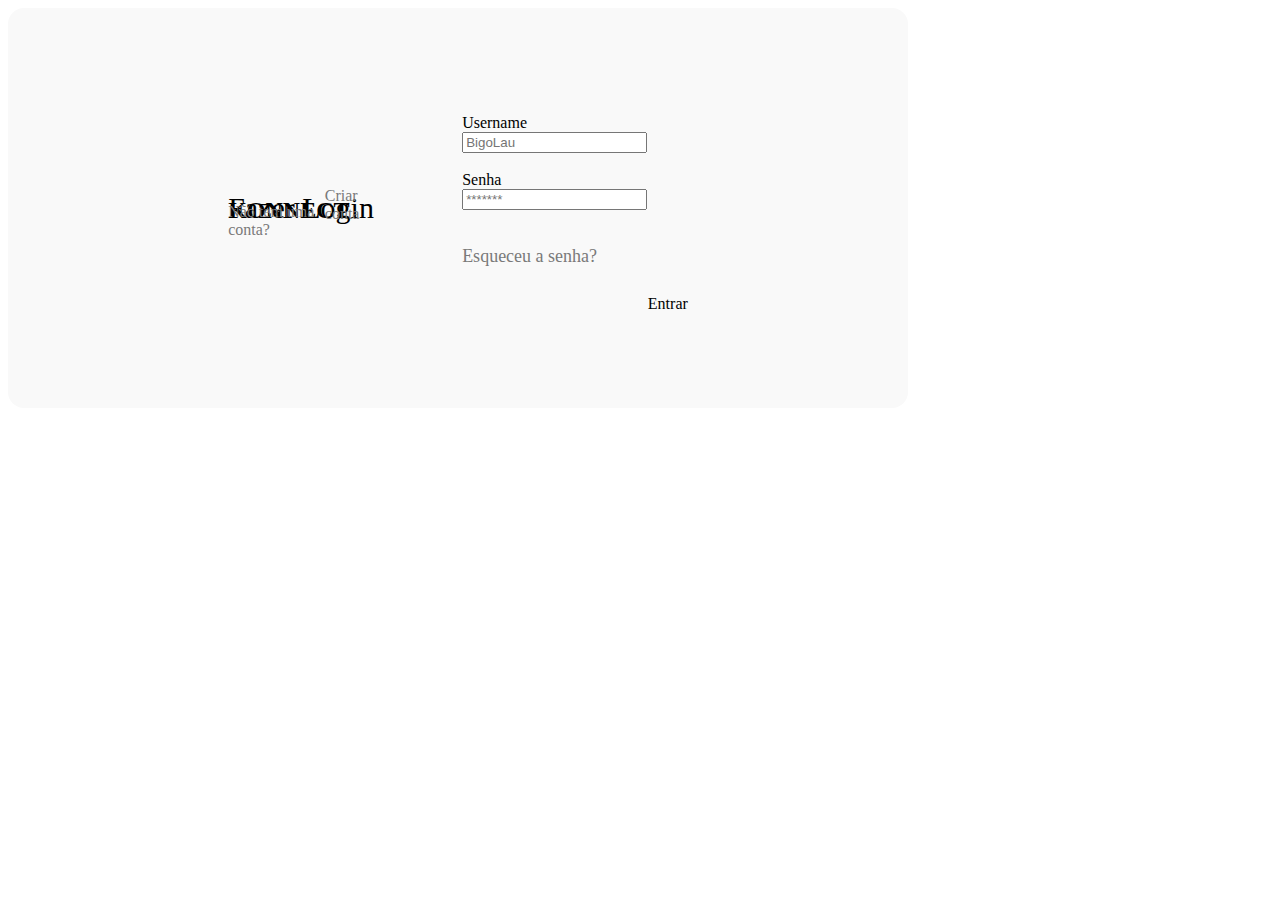
<file: client/views/login/login.html>
<!DOCTYPE html>
<html lang="en">
<head>
  <meta charset="UTF-8">
  <meta name="viewport" content="width=device-width, initial-scale=1.0">
  <title>Konnect - Login</title>
  <link rel="stylesheet" href="login.css">
  <link rel="stylesheet" href="../../styles/input.css">
  <link rel="stylesheet" href="../../styles/fonts.css">
  <link rel="stylesheet" href="../../styles/spacings.css">
  <link rel="stylesheet" href="../../styles/grid.css">
</head>

<body>
  <div class="background-ctn">
    <div class="login-box box-shadow">
      <div class="greetings-ctn relative flex flex-column align-start justify-center">
        <p class="absolute top-12 title">KONNECT</p>
        <p class="big-title">Fazer Login</p>

        <div class="create-account absolute flex flex-row">
          <p>Não tem uma conta?</p>
          <div class="text-btn">Criar conta</div>
        </div>
      </div>
  
      <div class="credentials-ctn relative flex flex-column align-end justify-center">
        <div class="credentials flex flex-column">
          <div class="forms">
            <label for="email">Username</label>
            <input id="email-input" type="text" placeholder="BigoLau">
          </div>

          <div class="forms">
            <label for="password">Senha</label>
            <input id="password-input" type="password" placeholder="*******">
          </div>

          <div class="reset-password">
            <p class="text-btn small-title dark-gray">Esqueceu a senha?</p>
          </div>
        </div>

        <div id="login-button" class="btn primary-btn login">Entrar</div>
      </div>
    </div>
  </div>
</body>
<script src="login.js"></script>
</html>
</file>
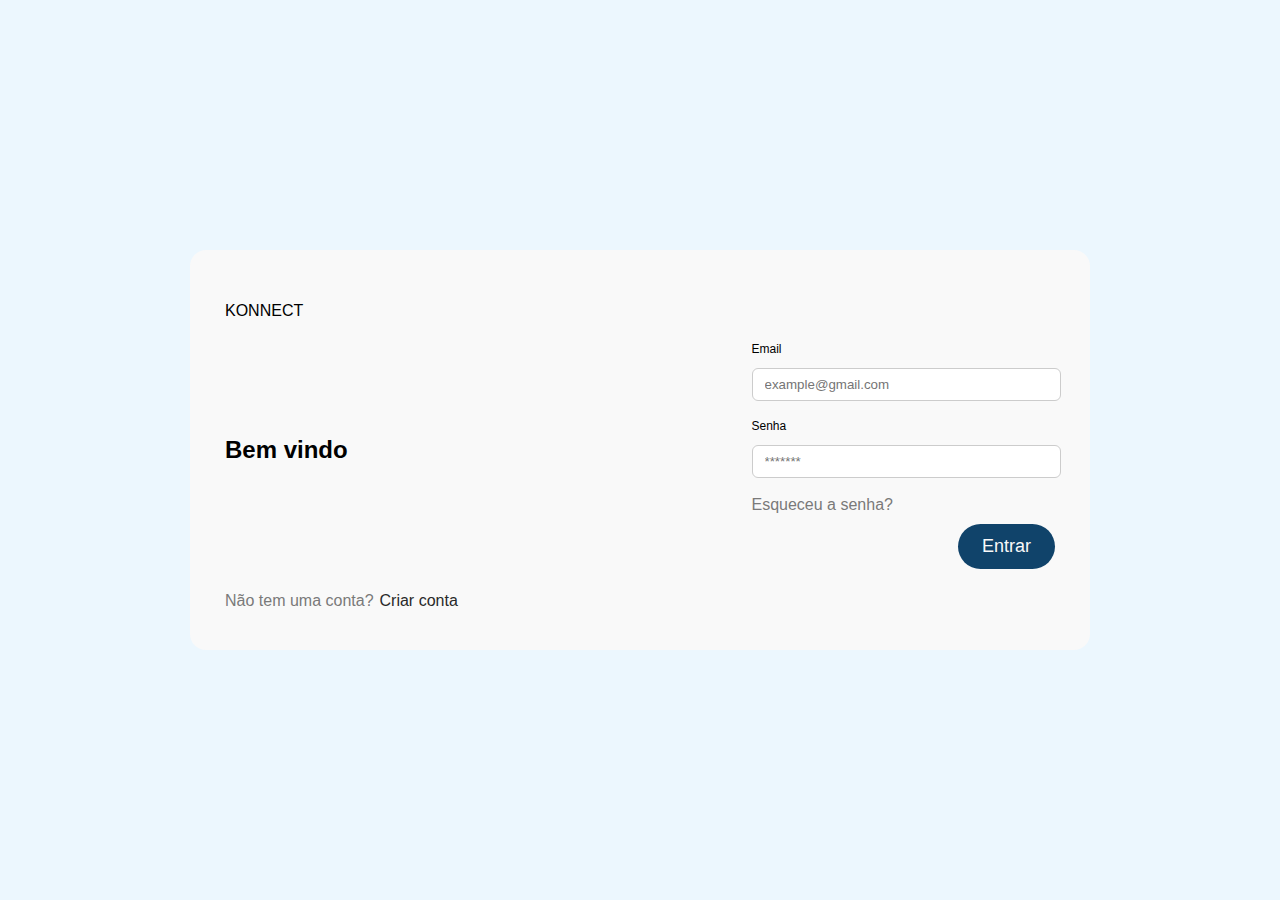
<file: out/artifacts/labprog3_war_exploded/login/login.html>
<!DOCTYPE html>
<html lang="en">
<head>
  <meta charset="UTF-8">
  <meta name="viewport" content="width=device-width, initial-scale=1.0">
  <title>Konnect - Login</title>
  <link rel="stylesheet" href="login.css">
  <link rel="stylesheet" href="../styles/input.css">
</head>

<body>
  <div class="container">
    <div class="login-box">
      <div class="greetings-ctn">
        <p class="logo">KONNECT</p>
        <p class="title">Bem vindo</p>

        <div class="create-account">
          <p>Não tem uma conta?</p>
          <div class="text-button">Criar conta</div>
        </div>
      </div>
  
      <div class="credentials-ctn">
        <div class="credentials">
          <div class="forms">
            <label for="email">Email</label>
            <input id="email-input" type="text" placeholder="example@gmail.com">
          </div>

          <div class="forms">
            <label for="password">Senha</label>
            <input id="password-input" type="password" placeholder="*******">
          </div>

          <div class="reset-password">
            <p>Esqueceu a senha?</p>
          </div>
        </div>

        <div id="login-button" class="btn primary-btn">Entrar</div>
      </div>
    </div>
  </div>
</body>
<script src="login.js"></script>
</html>
</file>
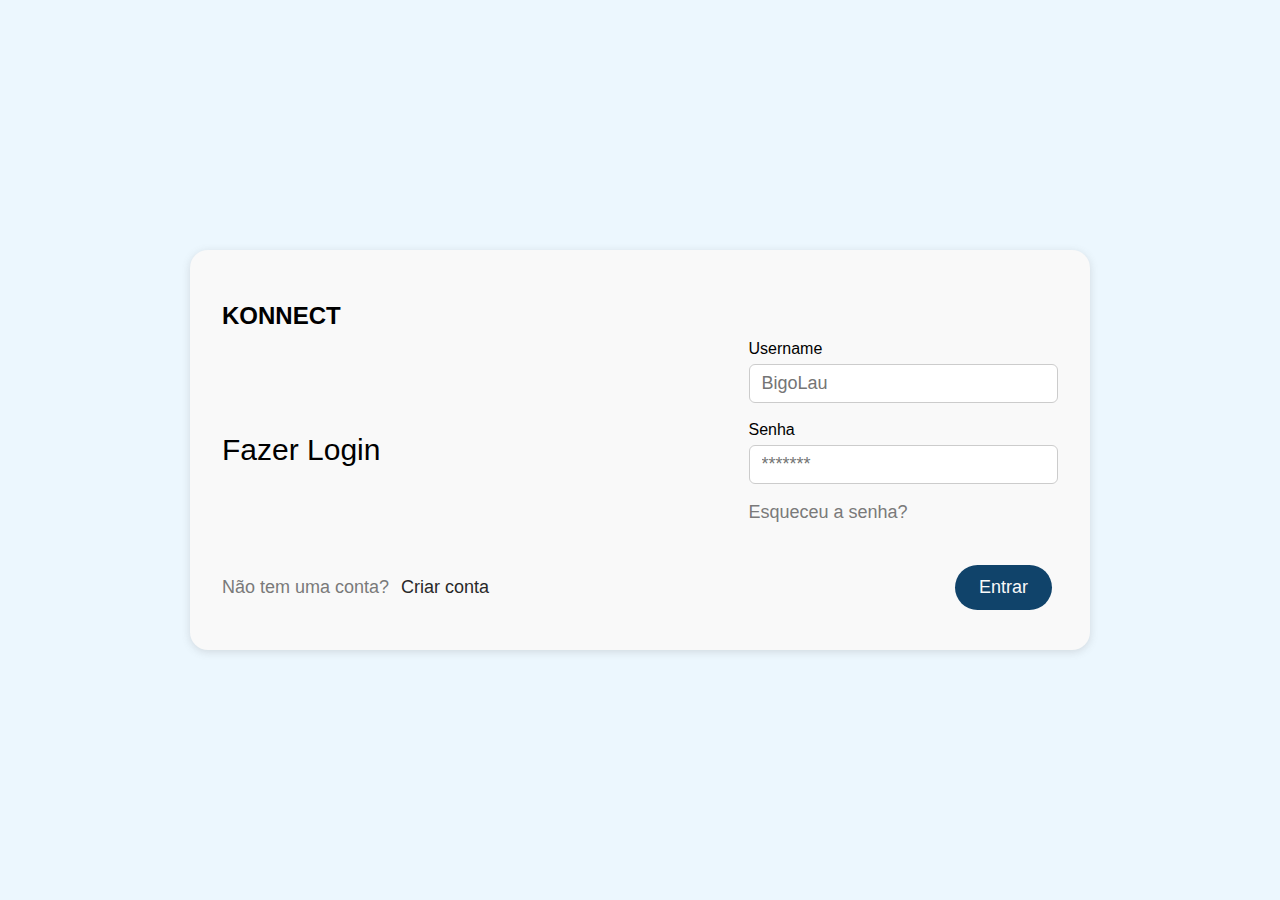
<file: server/src/main/webapp/login/login.html>
<!DOCTYPE html>
<html lang="en">
<head>
  <meta charset="UTF-8">
  <meta name="viewport" content="width=device-width, initial-scale=1.0">
  <title>Konnect - Login</title>
  <link rel="stylesheet" href="login.css">
  <link rel="stylesheet" href="../styles/input.css">
  <link rel="stylesheet" href="../styles/fonts.css">
  <link rel="stylesheet" href="../styles/spacings.css">
  <link rel="stylesheet" href="../styles/grid.css">
</head>

<body>
  <div class="background-ctn">
    <div class="login-box box-shadow">
      <div class="greetings-ctn relative flex flex-column align-start justify-center">
        <p class="absolute top-12 title">KONNECT</p>
        <p class="big-title">Fazer Login</p>

        <div class="create-account absolute flex flex-row">
          <p>Não tem uma conta?</p>
          <div class="text-btn">Criar conta</div>
        </div>
      </div>
  
      <div class="credentials-ctn relative flex flex-column align-end justify-center">
        <div class="credentials flex flex-column">
          <div class="forms">
            <label for="email">Username</label>
            <input id="email-input" type="text" placeholder="BigoLau">
          </div>

          <div class="forms">
            <label for="password">Senha</label>
            <input id="password-input" type="password" placeholder="*******">
          </div>

          <div class="reset-password">
            <p class="text-btn small-title dark-gray">Esqueceu a senha?</p>
          </div>
        </div>

        <div id="login-button" class="btn primary-btn login">Entrar</div>
      </div>
    </div>
  </div>
</body>
<script src="login.js"></script>
</html>
</file>
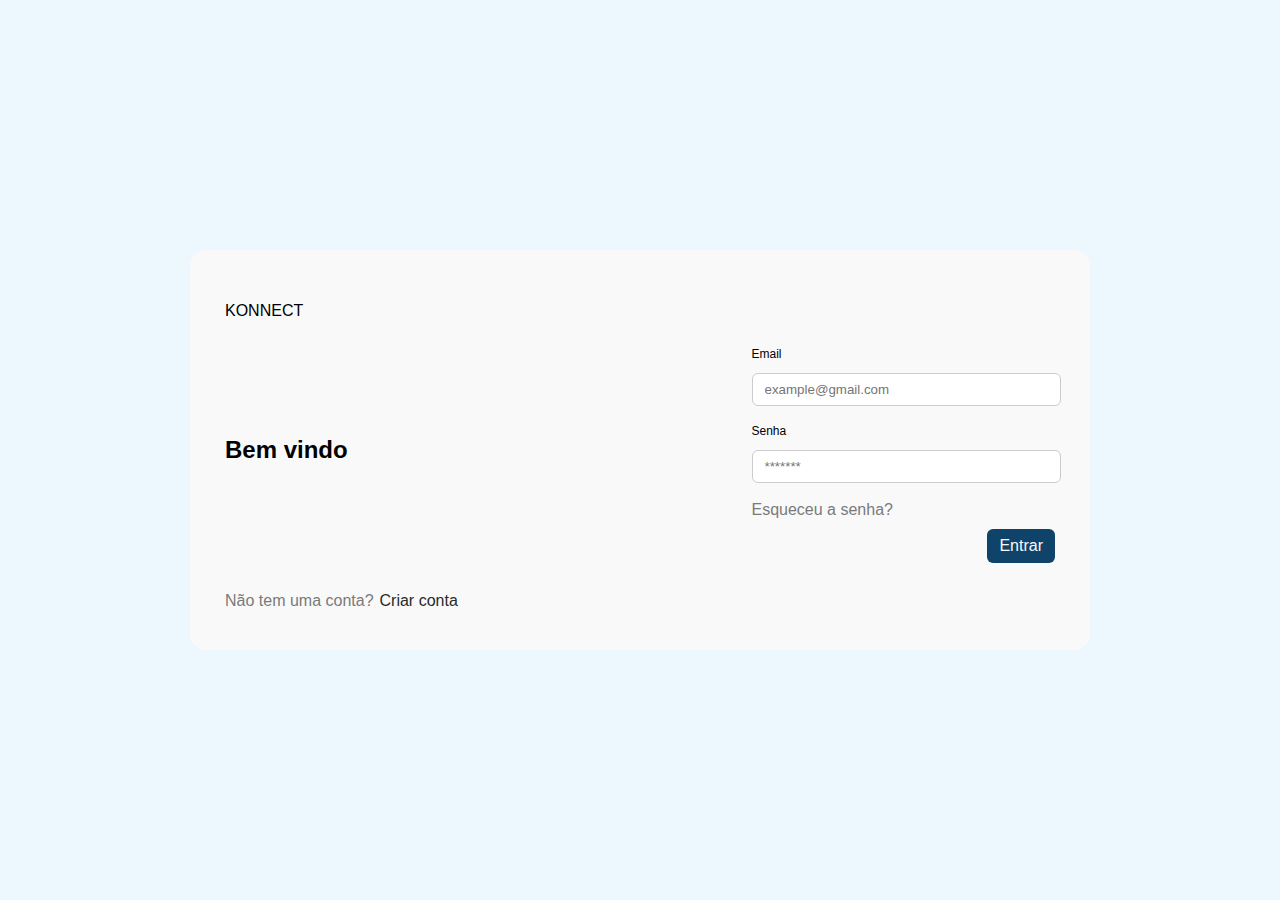
<file: server/src/main/webapp/client/views/login/login.html>
<!DOCTYPE html>
<html lang="en">
<head>
  <meta charset="UTF-8">
  <meta name="viewport" content="width=device-width, initial-scale=1.0">
  <title>Konnect - Login</title>
  <link rel="stylesheet" href="login.css">
  <link rel="stylesheet" href="../../styles/input.css">
</head>

<body>
  <div class="container">
    <div class="login-box">
      <div class="login-message">
        <p class="logo">KONNECT</p>
        <p class="title">Bem vindo</p>

        <div class="create-account">
          <p>Não tem uma conta?</p>
          <div class="text-button">Criar conta</div>
        </div>
      </div>
  
      <div class="login-credentials">
        <div class="credentials">
          <div class="forms">
            <label for="email-input">Email</label>
            <input id="email-input" type="text" placeholder="example@gmail.com">
          </div>

          <div class="forms">
            <label for="password-input">Senha</label>
            <input id="password-input" type="password" placeholder="*******">
          </div>

          <div class="reset-password">
            <p>Esqueceu a senha?</p>
          </div>
        </div>

        <div id="login-button" class="primary-button">Entrar</div>
      </div>
    </div>
  </div>
</body>
<script src="login.js"></script>
</html>
</file>
<file: client/views/login/login.css>
.container {
  display: flex;
  flex-direction: column;
  justify-content: center;
  align-items: center;
  height: 100vh;
  background-color: #ECF7FE;
}

.login-box {
  display: flex;
  flex-direction: row;
  justify-content: center;
  align-items: center;
  width: 900px;
  height: 400px;
  background-color: #F9F9F9;
  gap: 20px;
  border-radius: 1rem;
}

.login-message {
  position: relative;
  display: flex;
  flex-direction: column;
  align-items: flex-start;
  justify-content: center;
  width: 45%;
  height: 80%;
  padding-left: 12px;
}

.logo {
  position: absolute;
  top: 12px;
}

.title {
  font-size: 24px;
  font-weight: 600;
}

.create-account {
  color: #7a7a7a;
  position: absolute;
  display: flex;
  flex-direction: row;
  gap: 6px;
  bottom: 0px;;
}

.login-credentials {
  display: flex;
  flex-direction: column;
  align-items: flex-end;
  justify-content: center;
  width: 45%;
  height: 80%;
  padding-right: 12px;
}

.credentials {
  display: flex;
  flex-direction: column;
  width: 70%;
  gap: 18px;
  padding: 10px 20px;
}

.reset-password {
  color: #7a7a7a;
  cursor: pointer;
  text-align: left;
}
</file>
<file: client/styles/input.css>
.nice-input {
  border: 1px solid #ccc;
  border-radius: 10px;
  padding: 6px 12px;
}
</file>
<file: client/styles/fonts.css>
:root {
  --white: #F9F9F9;
  --black: 292929;
  --gray: #F0F0F0;
  --dark-gray: #7a7a7a;
  --primary: #10436A;
  --secondary: #5AA9E6;
  --tertiary: #7FC8F8;
  --quaternary: #ECF7FE;
}

.body {
  font-size: 12px;
}

.small-title {
  font-size: 18px;
}

.title {
  font-size: 24px;
  font-weight: 600;
}

.big-title {
  font-size: 30px;
}

.white {
  color: var(--white);
}

.black {
  color: var(--black);
}

.gray {
  color: var(--gray);
}

.dark-gray {
  color: var(--dark-gray);
}

.primary {
  color: var(--primary);
}

.secondary {
  color: var(--secondary);
}

.tertiary {
  color: var(--tertiary);
}

.quaternary {
  color: var(--quaternary);
}
</file>
<file: client/styles/spacings.css>
.absolute {
  position: absolute;
}

.relative {
  position: relative;
}

.top-6 {
  top: 6px;
}

.top-12 {
  top: 12px;
}

.top-18 {
  top: 18px;
}

.top-24 {
  top: 24px;
}

.top-30 {
  top: 30px;
}

.top-36 {
  top: 36px;
}

.bottom-6 {
  bottom: 6px;
}

.bottom-12 {
  bottom: 12px;
}

.bottom-18 {
  bottom: 18px;
}

.bottom-24 {
  bottom: 24px;
}

.bottom-30 {
  bottom: 30px;
}

.bottom-36 {
  bottom: 36px;
}

.left-6 {
  left: 6px;
}

.left-12 {
  left: 12px;
}

.left-18 {
  left: 18px;
}

.left-24 {
  left: 24px;
}

.left-30 {
  left: 30px;
}

.left-36 {
  left: 36px;
}

.right-6 {
  right: 6px;
}

.right-12 {
  right: 12px;
}

.right-18 {
  right: 18px;
}

.right-24 {
  right: 24px;
}

.right-30 {
  right: 30px;
}

.right-36 {
  right: 36px;
}
</file>
<file: client/styles/grid.css>
.flex {
  display: flex;
}

.flex-column {
  flex-direction: column;
}

.flex-row {
  flex-direction: row;
}

.justify-center {
  justify-content: center;
}

.justify-start {
  justify-content: flex-start;
}

.justify-end {
  justify-content: flex-end;
}

.justify-between {
  justify-content: space-between;
}

.justify-around {
  justify-content: space-around;
}

.align-center {
  align-items: center;
}

.align-start {
  align-items: flex-start;
}

.align-end {
  align-items: flex-end;
}

.align-between {
  align-items: space-between;
}

.align-around {
  align-items: space-around;
}
</file>
<file: out/artifacts/labprog3_war_exploded/login/login.css>
.container {
  display: flex;
  flex-direction: column;
  justify-content: center;
  align-items: center;
  height: 100vh;
  background-color: #ECF7FE;
}

.login-box {
  display: flex;
  flex-direction: row;
  justify-content: center;
  align-items: center;
  width: 900px;
  height: 400px;
  background-color: #F9F9F9;
  gap: 20px;
  border-radius: 1rem;
}

.greetings-ctn {
  position: relative;
  display: flex;
  flex-direction: column;
  align-items: flex-start;
  justify-content: center;
  width: 45%;
  height: 80%;
  padding-left: 12px;
}

.logo {
  position: absolute;
  top: 12px;
}

.title {
  font-size: 24px;
  font-weight: 600;
}

.create-account {
  color: #7a7a7a;
  position: absolute;
  display: flex;
  flex-direction: row;
  gap: 6px;
  bottom: 0px;;
}

.credentials-ctn {
  display: flex;
  flex-direction: column;
  align-items: flex-end;
  justify-content: center;
  width: 45%;
  height: 80%;
  padding-right: 12px;
}

.credentials {
  display: flex;
  flex-direction: column;
  width: 70%;
  gap: 18px;
  padding: 10px 20px;
}

.reset-password {
  color: #7a7a7a;
  cursor: pointer;
  text-align: left;
}
</file>
<file: out/artifacts/labprog3_war_exploded/styles/input.css>
* {
  font-family: Arial, Helvetica, sans-serif;
  padding: 0;
  margin: 0;
}

.nice-input {
  border: 1px solid #ccc;
  border-radius: 10px;
  padding: 6px 12px;
}

.forms {
  display: flex;
  flex-direction: column;
  align-items: flex-startt;
  justify-content: center;
  gap: 12px;
  width: 100%;
}

.forms label {
  font-size: 12px;
}

.forms input {
  width: 100%;
  padding: 8px 12px;
  border: 1px solid #ccc;
  border-radius: 6px;
}

.btn {
  font-size: 18px;
  padding: 12px 24px;
  border-radius: 30px;
  cursor: pointer;
}

.primary-btn {
  color: #F9F9F9;
  background-color: #10436A;
}

.invisible-btn {
  
}

.text-button {
  color: #292929;
  cursor: pointer;
}
</file>
<file: server/src/main/webapp/login/login.css>
.greetings-ctn {
  width: 45%;
  height: 80%;
  padding-left: 12px;
}

.create-account {
  color: #7a7a7a;
  gap: 12px;
  bottom: 12px;
}

.credentials-ctn {
  width: 45%;
  height: 80%;
  padding-right: 18px;
}

.credentials {
  margin-bottom: 38px;
  width: 70%;
  gap: 18px;
  padding: 10px 20px;
}

.login {
  position: absolute;
  bottom: 0px;
}
</file>
<file: server/src/main/webapp/styles/input.css>
:root {
  --white: #F9F9F9;
  --black: #292929;
  --gray: #F0F0F0;
  --dark-gray: #7a7a7a;
  --primary: #10436A;
  --primary-hover: #308fd7;
  --secondary: #5AA9E6;
  --tertiary: #7FC8F8;
  --quaternary: #ECF7FE;
}

* {
  font-family: Arial, Helvetica;
  font-size: 18px;
  padding: 0;
  margin: 0;
}

.background-ctn {
  display: flex;
  flex-direction: column;
  justify-content: center;
  align-items: center;
  height: 100vh;
  background-color: var(--quaternary);
}

.login-box {
  display: flex;
  flex-direction: row;
  justify-content: center;
  align-items: center;
  width: 900px;
  height: 400px;
  background-color: #F9F9F9;
  gap: 20px;
  border-radius: 1rem;
  @media screen and (max-width: 768px) {
    flex-direction: column;
    width: 80%;
    height: 600px;
  }
}

.box-shadow {
  box-shadow: rgba(99, 99, 99, 0.2) 0px 2px 8px 0px;
}

.nice-input {
  border: 1px solid #ccc;
  border-radius: 10px;
  padding: 6px 12px;
}

.forms {
  display: flex;
  flex-direction: column;
  align-items: flex-startt;
  justify-content: center;
  gap: 6px;
  width: 100%;
}

.forms label {
  font-size: 16px;
}

.forms input {
  width: 100%;
  padding: 8px 12px;
  border: 1px solid #ccc;
  border-radius: 6px;
}

.btn {
  font-size: 18px;
  padding: 12px 24px;
  border-radius: 30px;
  cursor: pointer;
}

.primary-btn {
  color: #F9F9F9;
  background-color: var(--primary);
  transition: 0.3s;
}

.primary-btn:hover {
  background-color: var(--primary-hover);
}

.text-btn {
  color: #292929;
  cursor: pointer;
  transition: 0.3s;
}

.text-btn:hover {
  color: var(--primary);
}
</file>
<file: server/src/main/webapp/styles/fonts.css>
:root {
  --white: #F9F9F9;
  --black: 292929;
  --gray: #F0F0F0;
  --dark-gray: #7a7a7a;
  --primary: #10436A;
  --secondary: #5AA9E6;
  --tertiary: #7FC8F8;
  --quaternary: #ECF7FE;
}

.body {
  font-size: 12px;
}

.small-title {
  font-size: 18px;
}

.title {
  font-size: 24px;
  font-weight: 600;
}

.big-title {
  font-size: 30px;
}

.white {
  color: var(--white);
}

.black {
  color: var(--black);
}

.gray {
  color: var(--gray);
}

.dark-gray {
  color: var(--dark-gray);
}

.primary {
  color: var(--primary);
}

.secondary {
  color: var(--secondary);
}

.tertiary {
  color: var(--tertiary);
}

.quaternary {
  color: var(--quaternary);
}
</file>
<file: server/src/main/webapp/styles/spacings.css>
.absolute {
  position: absolute;
}

.relative {
  position: relative;
}

.top-6 {
  top: 6px;
}

.top-12 {
  top: 12px;
}

.top-18 {
  top: 18px;
}

.top-24 {
  top: 24px;
}

.top-30 {
  top: 30px;
}

.top-36 {
  top: 36px;
}

.bottom-6 {
  bottom: 6px;
}

.bottom-12 {
  bottom: 12px;
}

.bottom-18 {
  bottom: 18px;
}

.bottom-24 {
  bottom: 24px;
}

.bottom-30 {
  bottom: 30px;
}

.bottom-36 {
  bottom: 36px;
}

.left-6 {
  left: 6px;
}

.left-12 {
  left: 12px;
}

.left-18 {
  left: 18px;
}

.left-24 {
  left: 24px;
}

.left-30 {
  left: 30px;
}

.left-36 {
  left: 36px;
}

.right-6 {
  right: 6px;
}

.right-12 {
  right: 12px;
}

.right-18 {
  right: 18px;
}

.right-24 {
  right: 24px;
}

.right-30 {
  right: 30px;
}

.right-36 {
  right: 36px;
}
</file>
<file: server/src/main/webapp/styles/grid.css>
.flex {
  display: flex;
}

.flex-column {
  flex-direction: column;
}

.flex-row {
  flex-direction: row;
}

.justify-center {
  justify-content: center;
}

.justify-start {
  justify-content: flex-start;
}

.justify-end {
  justify-content: flex-end;
}

.justify-between {
  justify-content: space-between;
}

.justify-around {
  justify-content: space-around;
}

.align-center {
  align-items: center;
}

.align-start {
  align-items: flex-start;
}

.align-end {
  align-items: flex-end;
}

.align-between {
  align-items: space-between;
}

.align-around {
  align-items: space-around;
}
</file>
<file: server/src/main/webapp/client/views/login/login.css>
.container {
  display: flex;
  flex-direction: column;
  justify-content: center;
  align-items: center;
  height: 100vh;
  background-color: #ECF7FE;
}

.login-box {
  display: flex;
  flex-direction: row;
  justify-content: center;
  align-items: center;
  width: 900px;
  height: 400px;
  background-color: #F9F9F9;
  gap: 20px;
  border-radius: 1rem;
}

.login-message {
  position: relative;
  display: flex;
  flex-direction: column;
  align-items: flex-start;
  justify-content: center;
  width: 45%;
  height: 80%;
  padding-left: 12px;
}

.logo {
  position: absolute;
  top: 12px;
}

.title {
  font-size: 24px;
  font-weight: 600;
}

.create-account {
  color: #7a7a7a;
  position: absolute;
  display: flex;
  flex-direction: row;
  gap: 6px;
  bottom: 0px;;
}

.login-credentials {
  display: flex;
  flex-direction: column;
  align-items: flex-end;
  justify-content: center;
  width: 45%;
  height: 80%;
  padding-right: 12px;
}

.credentials {
  display: flex;
  flex-direction: column;
  width: 70%;
  gap: 18px;
  padding: 10px 20px;
}

.reset-password {
  color: #7a7a7a;
  cursor: pointer;
  text-align: left;
}
</file>
<file: server/src/main/webapp/client/styles/input.css>
* {
  font-family: Arial, Helvetica, sans-serif;
  padding: 0;
  margin: 0;
}

.nice-input {
  border: 1px solid #ccc;
  border-radius: 10px;
  padding: 6px 12px;
}

.forms {
  display: flex;
  flex-direction: column;
  align-items: flex-start;
  justify-content: center;
  gap: 12px;
  width: 100%;
}

.forms label {
  font-size: 12px;
}

.forms input {
  width: 100%;
  padding: 8px 12px;
  border: 1px solid #ccc;
  border-radius: 6px;
}

.primary-button {
  padding: 8px 12px;
  color: #F9F9F9;
  background-color: #10436A;
  border-radius: 6px;
  cursor: pointer;
}

.text-button {
  color: #292929;
  cursor: pointer;
}
</file>
